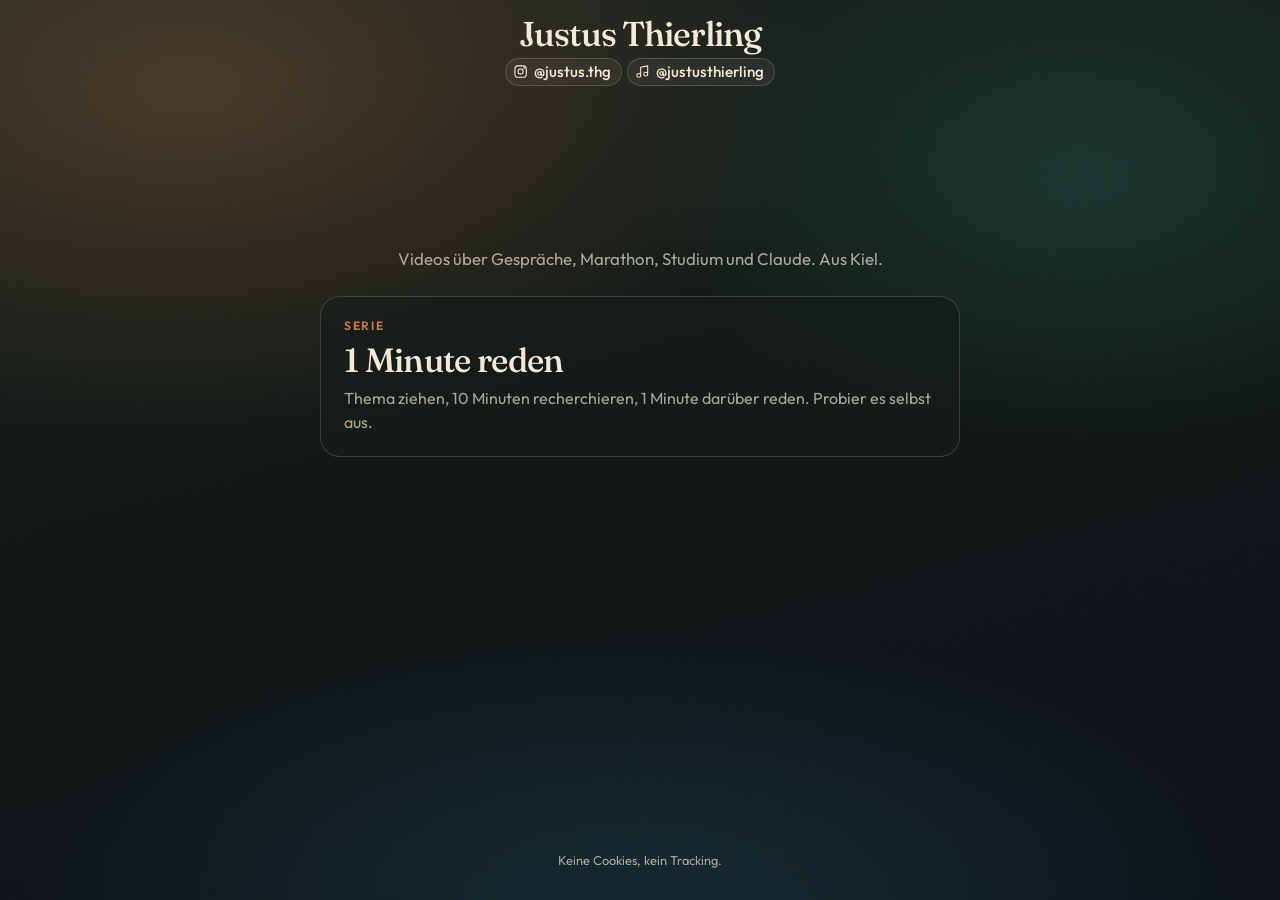
<file: index.html>
<!doctype html>
<html lang="de">
  <head>
    <meta charset="UTF-8" />
    <meta name="viewport" content="width=device-width, initial-scale=1.0, viewport-fit=cover" />
    <title>Justus Thierling</title>
    <meta name="description" content="Justus Thierling aus Kiel. Videos über Gespräche, Marathon, Studium und Claude." />
    <meta name="theme-color" content="#121816" />
    <meta name="color-scheme" content="dark" />
    <link rel="icon" href="assets/favicon.svg" type="image/svg+xml" />
    <link rel="preload" href="assets/fonts/fraunces-latin-opsz.woff2" as="font" type="font/woff2" crossorigin />
    <link rel="preload" href="assets/fonts/outfit-latin-wght.woff2" as="font" type="font/woff2" crossorigin />
    <link rel="stylesheet" href="assets/site.css" />
  </head>
  <body>
    <div class="atmosphere" aria-hidden="true"></div>
    <div class="page">
      <header class="brand">
        <h1 class="brand-mark">Justus Thierling</h1>
        <p class="brand-line">
          <a class="pill-link" href="https://www.instagram.com/justus.thg/" rel="noopener" target="_blank">
            <svg viewBox="0 0 24 24" aria-hidden="true"><rect x="3" y="3" width="18" height="18" rx="5" /><circle cx="12" cy="12" r="4" /><circle cx="17.5" cy="6.5" r="0.6" /></svg>
            @justus.thg
          </a>
          <a class="pill-link" href="https://www.tiktok.com/@justusthierling" rel="noopener" target="_blank">
            <svg viewBox="0 0 24 24" aria-hidden="true"><path d="M9 18V5l11-2v13" /><circle cx="6" cy="18" r="3" /><circle cx="17" cy="16" r="3" /></svg>
            @justusthierling
          </a>
        </p>
      </header>

      <main class="home">
        <p class="home-intro">Videos über Gespräche, Marathon, Studium und Claude. Aus Kiel.</p>
        <a class="card-link" href="zufallsthema/">
          <span class="card-eyebrow">Serie</span>
          <span class="card-title">1 Minute reden</span>
          <span class="card-text">Thema ziehen, 10 Minuten recherchieren, 1 Minute darüber reden. Probier es selbst aus.</span>
        </a>
      </main>

      <footer class="site-foot">Keine Cookies, kein Tracking.</footer>
    </div>
  </body>
</html>
</file>
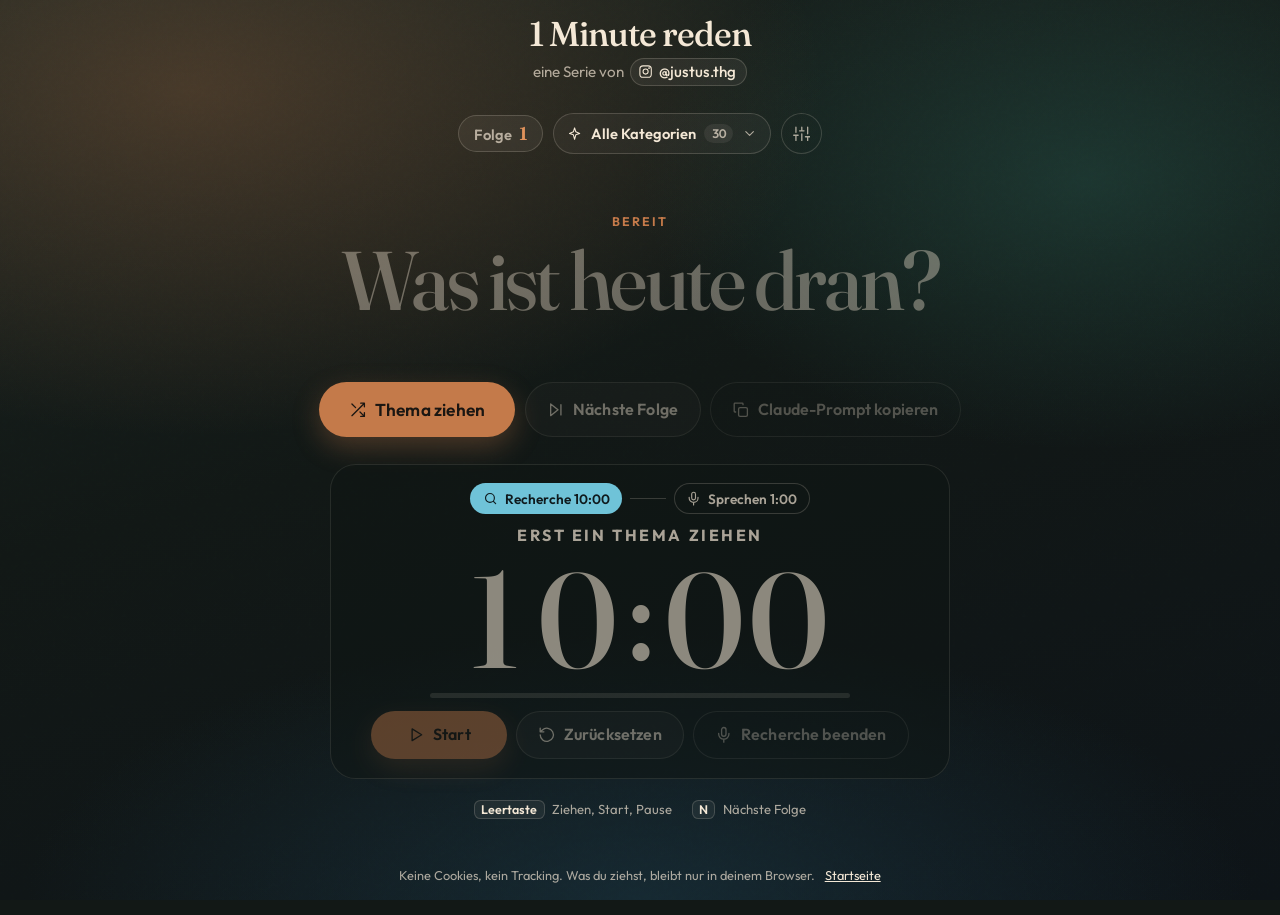
<file: zufallsthema/index.html>
<!doctype html>
<html lang="de">
  <head>
    <meta charset="UTF-8" />
    <meta name="viewport" content="width=device-width, initial-scale=1.0, viewport-fit=cover" />
    <title>1 Minute reden</title>
    <meta name="description" content="Thema ziehen, 10 Minuten recherchieren, 1 Minute darüber reden. Probier es selbst aus." />
    <meta name="theme-color" content="#121816" />
    <meta name="color-scheme" content="dark" />
    <link rel="icon" href="../assets/favicon.svg" type="image/svg+xml" />
    <link rel="preload" href="../assets/fonts/fraunces-latin-opsz.woff2" as="font" type="font/woff2" crossorigin />
    <link rel="preload" href="../assets/fonts/outfit-latin-wght.woff2" as="font" type="font/woff2" crossorigin />
    <link rel="stylesheet" href="../assets/site.css" />
    <link rel="stylesheet" href="zufallsthema.css" />
    <script src="app.js" defer></script>
  </head>
  <body>
    <div class="atmosphere" aria-hidden="true"></div>

    <div class="page">
      <header class="brand">
        <h1 class="brand-mark">1 Minute reden</h1>
        <p class="brand-line">
          eine Serie von
          <a class="pill-link" href="https://www.instagram.com/justus.thg/" rel="noopener" target="_blank">
            <svg viewBox="0 0 24 24" aria-hidden="true"><rect x="3" y="3" width="18" height="18" rx="5" /><circle cx="12" cy="12" r="4" /><circle cx="17.5" cy="6.5" r="0.6" /></svg>
            @justus.thg
          </a>
        </p>
      </header>

      <main class="stage">
        <div class="topbar">
          <p class="episode" aria-live="polite">Folge <span id="folge">1</span></p>

          <div class="filter" id="filter">
            <button class="filter-trigger" id="filter-knopf" type="button" aria-expanded="false" aria-controls="filter-menue">
              <svg viewBox="0 0 24 24" aria-hidden="true"><path d="M12 3l1.9 6.1L20 12l-6.1 1.9L12 21l-1.9-7.1L4 12l6.1-2.9z" /></svg>
              <span id="filter-text">Alle Kategorien</span>
              <span class="filter-count" id="topf-zahl" title="Themen im Topf"></span>
              <svg class="caret" viewBox="0 0 24 24" aria-hidden="true"><path d="M6 9l6 6 6-6" /></svg>
            </button>
            <div class="filter-menu" id="filter-menue" hidden>
              <fieldset class="filter-group">
                <legend class="filter-legend">Kategorien</legend>
                <div id="kategorien"></div>
              </fieldset>
              <label class="toggle">
                <input type="checkbox" id="mehr-menschen" />
                <span class="toggle-track" aria-hidden="true"></span>
                <span>Menschen &amp; Gespräche häufiger ziehen</span>
              </label>
            </div>
          </div>

          <button class="btn ghost icon small" id="einstellungen" type="button" aria-label="Einstellungen" title="Einstellungen">
            <svg viewBox="0 0 24 24" aria-hidden="true"><path d="M4 21v-7M4 10V3M12 21v-9M12 8V3M20 21v-5M20 12V3M1 14h6M9 8h6M17 16h6" /></svg>
          </button>
        </div>

        <section class="reel" id="reel" aria-labelledby="titel">
          <p class="reel-eyebrow" id="status">Bereit</p>
          <h2 class="reel-title is-placeholder" id="titel">Was ist heute dran?</h2>
          <div class="reel-meta" id="meta" hidden>
            <span class="tag" id="kategorie"></span>
            <span class="tag tag-check" id="pruefen" hidden>Anekdote prüfen</span>
          </div>
          <p class="reel-hint" id="hinweis" hidden></p>
          <p class="sr-only" id="ansage" aria-live="polite"></p>
        </section>

        <div class="actions">
          <button class="btn primary draw" id="ziehen" type="button">
            <svg class="icon-draw" viewBox="0 0 24 24" aria-hidden="true"><path d="M16 3h5v5M4 20L21 3M21 16v5h-5M15 15l6 6M4 4l5 5" /></svg>
            <svg class="icon-lock" viewBox="0 0 24 24" aria-hidden="true"><rect x="5" y="11" width="14" height="10" rx="2" /><path d="M8 11V7a4 4 0 0 1 8 0v4" /></svg>
            <span id="ziehen-text">Thema ziehen</span>
          </button>
          <button class="btn secondary" id="naechste" type="button">
            <svg viewBox="0 0 24 24" aria-hidden="true"><path d="M5 4l10 8-10 8zM19 5v14" /></svg>
            Nächste Folge
          </button>
          <button class="btn ghost" id="prompt" type="button" aria-label="Claude-Prompt kopieren">
            <svg viewBox="0 0 24 24" aria-hidden="true"><rect x="9" y="9" width="12" height="12" rx="2" /><path d="M5 15H4a1 1 0 0 1-1-1V4a1 1 0 0 1 1-1h10a1 1 0 0 1 1 1v1" /></svg>
            <span class="label-lang" aria-hidden="true">Claude-Prompt kopieren</span>
            <span class="label-kurz" aria-hidden="true">Prompt kopieren</span>
            <span class="label-fertig" aria-hidden="true">Kopiert</span>
          </button>
        </div>

        <div class="prompt-fallback" id="prompt-box" hidden>
          <label for="prompt-feld">Kopieren hat nicht geklappt. Hier markieren und selbst kopieren:</label>
          <textarea id="prompt-feld" rows="4" readonly></textarea>
        </div>

        <section class="timer" id="timer" data-phase="recherche" data-state="bereit" aria-label="Timer">
          <div class="phases">
            <span class="phase-chip" data-chip="recherche">
              <svg viewBox="0 0 24 24" aria-hidden="true"><circle cx="11" cy="11" r="7" /><path d="M20 20l-3.5-3.5" /></svg>
              Recherche 10:00
            </span>
            <span class="phase-link" aria-hidden="true"></span>
            <span class="phase-chip" data-chip="sprechen">
              <svg viewBox="0 0 24 24" aria-hidden="true"><rect x="9" y="2" width="6" height="12" rx="3" /><path d="M19 10v1a7 7 0 0 1-14 0v-1M12 18v4" /></svg>
              Sprechen 1:00
            </span>
          </div>

          <p class="timer-status" id="timer-status" aria-live="polite">Erst ein Thema ziehen</p>
          <div class="timer-digits" id="zeit" role="timer" aria-label="Restzeit">10:00</div>
          <div class="timer-bar" aria-hidden="true"><span id="balken"></span></div>

          <div class="timer-actions">
            <button class="btn primary" id="start" type="button">
              <svg class="icon-play" viewBox="0 0 24 24" aria-hidden="true"><path d="M7 4l13 8-13 8z" /></svg>
              <svg class="icon-pause" viewBox="0 0 24 24" aria-hidden="true"><path d="M8 5v14M16 5v14" /></svg>
              <span id="start-text">Start</span>
            </button>
            <button class="btn secondary" id="zuruecksetzen" type="button">
              <svg viewBox="0 0 24 24" aria-hidden="true"><path d="M3 12a9 9 0 1 0 3-6.7L3 8M3 3v5h5" /></svg>
              Zurücksetzen
            </button>
            <button class="btn ghost" id="ueberspringen" type="button">
              <svg viewBox="0 0 24 24" aria-hidden="true"><rect x="9" y="2" width="6" height="12" rx="3" /><path d="M19 10v1a7 7 0 0 1-14 0v-1M12 18v4" /></svg>
              Recherche beenden
            </button>
          </div>
        </section>

        <p class="shortcuts">
          <span><kbd>Leertaste</kbd> Ziehen, Start, Pause</span>
          <span><kbd>N</kbd> Nächste Folge</span>
        </p>
      </main>

      <footer class="site-foot">
        Keine Cookies, kein Tracking. Was du ziehst, bleibt nur in deinem Browser.
        <a href="../">Startseite</a>
      </footer>
    </div>

    <dialog class="panel" id="panel" aria-labelledby="panel-titel">
      <div class="panel-inner">
        <div class="panel-head">
          <h2 class="panel-title" id="panel-titel">Einstellungen</h2>
          <p class="panel-blurb">Alles hier wird nur in diesem Browser gespeichert.</p>
        </div>

        <section class="panel-section">
          <label class="panel-label" for="eigene">Eigene Themen</label>
          <p class="panel-hint">Ein Thema pro Zeile: Titel | Kategorie | Such-Hinweis. Kategorie und Hinweis sind freiwillig.</p>
          <textarea id="eigene" rows="5" spellcheck="false" placeholder="Der Halo-Effekt | Menschen &amp; Gespräche | Thorndike 1920, erster Eindruck&#10;Warum Gähnen ansteckt"></textarea>
          <p class="panel-hint" id="eigene-info" aria-live="polite">Noch keine eigenen Themen.</p>
        </section>

        <section class="panel-section">
          <label class="toggle">
            <input type="checkbox" id="toene" />
            <span class="toggle-track" aria-hidden="true"></span>
            <span>Töne abspielen</span>
          </label>
        </section>

        <section class="panel-section">
          <span class="panel-label">Fortschritt</span>
          <p class="panel-hint" id="fortschritt"></p>
          <button class="btn ghost danger" id="reset-alles" type="button">Alles zurücksetzen</button>
          <div class="confirm" id="reset-frage" hidden>
            <p>Wirklich alles zurücksetzen? Gezogene Themen und Folgen-Nummer werden gelöscht. Deine eigenen Themen bleiben.</p>
            <div class="confirm-actions">
              <button class="btn primary danger-solid" id="reset-ja" type="button">Ja, zurücksetzen</button>
              <button class="btn secondary" id="reset-nein" type="button">Abbrechen</button>
            </div>
          </div>
        </section>

        <p class="panel-hint panel-warn" id="speicher-warnung" hidden>Speichern geht in diesem Browser gerade nicht. Die Seite funktioniert trotzdem, vergisst aber alles beim Neuladen.</p>

        <div class="panel-foot">
          <button class="btn primary" id="panel-fertig" type="button">Fertig</button>
        </div>
      </div>
    </dialog>

    <div class="toast" id="toast" role="status" aria-live="polite"></div>
  </body>
</html>
</file>
<file: assets/site.css>
/*
  Gemeinsames Design der Website.
  Schriften liegen im Repo (assets/fonts), es gibt keine Anfrage an Google Fonts oder andere Server.
*/

@font-face {
  font-family: "Fraunces";
  font-style: normal;
  font-weight: 100 900;
  font-display: swap;
  src: url("fonts/fraunces-latin-opsz.woff2") format("woff2-variations"),
       url("fonts/fraunces-latin-opsz.woff2") format("woff2");
}

@font-face {
  font-family: "Outfit";
  font-style: normal;
  font-weight: 100 900;
  font-display: swap;
  src: url("fonts/outfit-latin-wght.woff2") format("woff2-variations"),
       url("fonts/outfit-latin-wght.woff2") format("woff2");
}

:root {
  --font-display: "Fraunces", "Iowan Old Style", Georgia, serif;
  --font-body: "Outfit", "Avenir Next", "Segoe UI", system-ui, sans-serif;

  --bg: #121816;
  --panel: #161c1a;
  --ink: #f4e8d6;
  --muted: rgba(244, 232, 214, 0.68);
  --soft: rgba(244, 232, 214, 0.06);
  --line: rgba(244, 232, 214, 0.18);
  --accent: #c47a4a;
  --accent-bright: #e0925c;
  --on-accent: #1a1612;
  --research: #6fc3d8;

  --ease-out: cubic-bezier(0.22, 1, 0.36, 1);

  color-scheme: dark;
  color: var(--ink);
  font-family: var(--font-body);
  font-synthesis: none;
  text-rendering: optimizeLegibility;
  -webkit-font-smoothing: antialiased;
  -moz-osx-font-smoothing: grayscale;
}

*,
*::before,
*::after {
  box-sizing: border-box;
}

html,
body {
  min-height: 100%;
  margin: 0;
}

body {
  background: var(--bg);
  overflow-x: hidden;
}

* {
  scrollbar-width: thin;
  scrollbar-color: rgba(244, 232, 214, 0.22) var(--bg);
}

button,
input,
textarea {
  font: inherit;
  color: inherit;
}

a {
  color: inherit;
}

[hidden] {
  display: none !important;
}

.sr-only {
  position: absolute;
  width: 1px;
  height: 1px;
  padding: 0;
  margin: -1px;
  overflow: hidden;
  clip: rect(0, 0, 0, 0);
  white-space: nowrap;
  border: 0;
}

/* Hintergrund: weiche Farbflecken plus leichtes Korn */
.atmosphere {
  position: fixed;
  inset: 0;
  z-index: -1;
  background:
    radial-gradient(90% 70% at 15% 10%, rgba(196, 122, 74, 0.28), transparent 55%),
    radial-gradient(70% 60% at 85% 20%, rgba(46, 107, 94, 0.35), transparent 50%),
    radial-gradient(80% 50% at 50% 100%, rgba(28, 58, 72, 0.55), transparent 60%),
    linear-gradient(165deg, #1a2420 0%, #121816 45%, #0e1418 100%);
  transition: background 0.8s ease;
}

.atmosphere::after {
  content: "";
  position: absolute;
  inset: 0;
  opacity: 0.45;
  pointer-events: none;
  mix-blend-mode: soft-light;
  background-image: url("data:image/svg+xml,%3Csvg viewBox='0 0 256 256' xmlns='http://www.w3.org/2000/svg'%3E%3Cfilter id='n'%3E%3CfeTurbulence type='fractalNoise' baseFrequency='0.85' numOctaves='4' stitchTiles='stitch'/%3E%3C/filter%3E%3Crect width='100%25' height='100%25' filter='url(%23n)' opacity='0.06'/%3E%3C/svg%3E");
}

.page {
  min-height: 100svh;
  display: flex;
  flex-direction: column;
  align-items: center;
  padding:
    max(1rem, env(safe-area-inset-top, 0px))
    max(1rem, env(safe-area-inset-right, 0px))
    max(2rem, env(safe-area-inset-bottom, 0px))
    max(1rem, env(safe-area-inset-left, 0px));
}

/* Kopfzeile mit Name und Social-Links */
.brand {
  text-align: center;
  animation: rise 0.9s var(--ease-out) both;
}

.brand-mark {
  margin: 0;
  font-family: var(--font-display);
  font-size: clamp(1.65rem, 4.5vw, 2.15rem);
  font-weight: 500;
  letter-spacing: -0.03em;
  line-height: 1.05;
}

.brand-mark a {
  text-decoration: none;
}

.brand-line {
  margin: 0.35rem 0 0;
  display: flex;
  flex-wrap: wrap;
  justify-content: center;
  align-items: center;
  gap: 0.35rem;
  font-size: clamp(0.82rem, 1.6vw, 0.95rem);
  color: var(--muted);
}

.pill-link {
  display: inline-flex;
  align-items: center;
  gap: 0.35rem;
  padding: 0.28rem 0.7rem 0.28rem 0.5rem;
  border-radius: 999px;
  background: var(--soft);
  box-shadow: inset 0 0 0 1px var(--line);
  color: var(--ink);
  font-weight: 500;
  text-decoration: none;
  transition: background 0.2s, box-shadow 0.2s;
}

.pill-link:hover {
  background: rgba(196, 122, 74, 0.14);
  box-shadow: inset 0 0 0 1px rgba(196, 122, 74, 0.55);
}

.pill-link:focus-visible {
  outline: 2px solid var(--accent-bright);
  outline-offset: 3px;
}

.pill-link svg {
  width: 0.95rem;
  height: 0.95rem;
  flex-shrink: 0;
  fill: none;
  stroke: currentColor;
  stroke-width: 1.7;
  stroke-linecap: round;
  stroke-linejoin: round;
}

/* Buttons */
.btn {
  appearance: none;
  display: inline-flex;
  align-items: center;
  justify-content: center;
  gap: 0.5rem;
  min-height: 3rem;
  padding: 0.8rem 1.4rem;
  border: none;
  border-radius: 999px;
  font-family: var(--font-body);
  font-size: 1rem;
  font-weight: 600;
  letter-spacing: 0.01em;
  line-height: 1.1;
  text-decoration: none;
  white-space: nowrap;
  cursor: pointer;
  transition: background 0.2s, color 0.2s, box-shadow 0.2s, transform 0.15s, opacity 0.2s;
  -webkit-tap-highlight-color: transparent;
}

.btn:focus-visible {
  outline: 2px solid var(--accent-bright);
  outline-offset: 3px;
}

.btn:not(:disabled):active {
  transform: scale(0.97);
}

.btn:disabled {
  cursor: not-allowed;
  opacity: 0.42;
}

.btn svg {
  width: 1.1rem;
  height: 1.1rem;
  flex-shrink: 0;
  fill: none;
  stroke: currentColor;
  stroke-width: 1.8;
  stroke-linecap: round;
  stroke-linejoin: round;
}

.btn.primary {
  background: var(--accent);
  color: var(--on-accent);
  box-shadow: 0 10px 28px rgba(196, 122, 74, 0.32);
}

.btn.primary:not(:disabled):hover {
  background: var(--accent-bright);
}

.btn.secondary {
  background: var(--soft);
  color: var(--ink);
  box-shadow: inset 0 0 0 1px var(--line);
}

.btn.secondary:not(:disabled):hover {
  background: rgba(196, 122, 74, 0.12);
  box-shadow: inset 0 0 0 1px rgba(196, 122, 74, 0.6);
}

.btn.ghost {
  background: transparent;
  color: var(--muted);
  box-shadow: inset 0 0 0 1px var(--line);
}

.btn.ghost:not(:disabled):hover {
  color: var(--ink);
  box-shadow: inset 0 0 0 1px rgba(244, 232, 214, 0.4);
}

.btn.icon {
  width: 3rem;
  padding: 0;
}

/* Startseite */
.home {
  width: min(640px, 100%);
  margin-top: clamp(4rem, 18vh, 10rem);
  display: flex;
  flex-direction: column;
  gap: 1.5rem;
  animation: rise 1s var(--ease-out) 0.12s both;
}

.home-intro {
  margin: 0;
  text-align: center;
  color: var(--muted);
  font-size: 1.05rem;
  line-height: 1.55;
}

.card-link {
  display: block;
  padding: 1.4rem 1.5rem;
  border-radius: 1.25rem;
  background: rgba(22, 28, 26, 0.72);
  box-shadow: inset 0 0 0 1px var(--line);
  text-decoration: none;
  transition: box-shadow 0.2s, transform 0.2s var(--ease-out);
}

.card-link:hover {
  box-shadow: inset 0 0 0 1px rgba(196, 122, 74, 0.7);
  transform: translateY(-2px);
}

.card-link:focus-visible {
  outline: 2px solid var(--accent-bright);
  outline-offset: 3px;
}

.card-eyebrow {
  display: block;
  font-size: 0.75rem;
  font-weight: 650;
  letter-spacing: 0.14em;
  text-transform: uppercase;
  color: var(--accent);
}

.card-title {
  display: block;
  margin-top: 0.35rem;
  font-family: var(--font-display);
  font-size: clamp(1.6rem, 5vw, 2.1rem);
  font-weight: 500;
  letter-spacing: -0.02em;
}

.card-text {
  display: block;
  margin-top: 0.35rem;
  color: var(--muted);
  line-height: 1.5;
}

.site-foot {
  margin-top: auto;
  padding-top: 3rem;
  font-size: 0.8rem;
  color: var(--muted);
  text-align: center;
}

@keyframes rise {
  from {
    opacity: 0;
    transform: translateY(14px);
  }
  to {
    opacity: 1;
    transform: none;
  }
}

@media (prefers-reduced-motion: reduce) {
  *,
  *::before,
  *::after {
    animation-duration: 0.01ms !important;
    animation-iteration-count: 1 !important;
    transition-duration: 0.01ms !important;
  }
}
</file>
<file: zufallsthema/zufallsthema.css>
/* 1 Minute reden: Seiten-Styles. Basis (Farben, Schriften, Buttons) kommt aus ../assets/site.css */

/* Wärmerer Hintergrund, solange gesprochen wird */
.atmosphere::before {
  content: "";
  position: absolute;
  inset: 0;
  opacity: 0;
  background:
    radial-gradient(80% 60% at 50% 55%, rgba(196, 122, 74, 0.22), transparent 65%),
    radial-gradient(60% 50% at 20% 0%, rgba(224, 146, 92, 0.18), transparent 60%);
  transition: opacity 0.9s ease;
}

body.is-sprechen .atmosphere::before {
  opacity: 1;
}

.stage {
  width: min(760px, 100%);
  margin-top: clamp(0.9rem, 3vh, 2.5rem);
  display: flex;
  flex-direction: column;
  align-items: center;
  gap: clamp(0.8rem, 2vh, 1.4rem);
  text-align: center;
  animation: rise 1s var(--ease-out) 0.12s both;
}

/* Kopfzeile der Bühne: Folge und Filter */
.topbar {
  display: flex;
  flex-wrap: wrap;
  justify-content: center;
  align-items: center;
  gap: 0.6rem;
}

.episode {
  margin: 0;
  display: inline-flex;
  align-items: baseline;
  gap: 0.4rem;
  padding: 0.45rem 1rem;
  border-radius: 999px;
  background: var(--soft);
  box-shadow: inset 0 0 0 1px var(--line);
  font-size: 0.92rem;
  font-weight: 600;
  letter-spacing: 0.01em;
  color: var(--muted);
}

.episode span {
  font-family: var(--font-display);
  font-size: 1.15rem;
  font-weight: 600;
  letter-spacing: -0.02em;
  color: var(--accent-bright);
  font-variant-numeric: tabular-nums;
}

.filter {
  position: relative;
  z-index: 6;
}

.filter-trigger {
  appearance: none;
  display: inline-flex;
  align-items: center;
  gap: 0.55rem;
  min-height: 2.6rem;
  padding: 0.5rem 0.9rem 0.5rem 0.85rem;
  border: none;
  border-radius: 999px;
  background: rgba(244, 232, 214, 0.04);
  box-shadow: inset 0 0 0 1px var(--line);
  font-size: 0.92rem;
  font-weight: 600;
  cursor: pointer;
  transition: background 0.2s, box-shadow 0.2s;
}

.filter-trigger:hover,
.filter.is-open .filter-trigger {
  background: rgba(196, 122, 74, 0.1);
  box-shadow: inset 0 0 0 1px rgba(196, 122, 74, 0.55);
}

.filter-trigger:focus-visible {
  outline: 2px solid var(--accent-bright);
  outline-offset: 2px;
}

.filter-trigger svg {
  width: 0.95rem;
  height: 0.95rem;
  fill: none;
  stroke: currentColor;
  stroke-width: 1.7;
  stroke-linecap: round;
  stroke-linejoin: round;
}

.filter-count {
  min-width: 1.6rem;
  padding: 0.1rem 0.45rem;
  border-radius: 999px;
  background: rgba(244, 232, 214, 0.08);
  font-size: 0.78rem;
  font-weight: 600;
  color: var(--muted);
  font-variant-numeric: tabular-nums;
}

.filter-count:empty {
  display: none;
}

.btn.icon.small {
  width: 2.6rem;
  min-height: 2.6rem;
  height: 2.6rem;
}

.filter-trigger .caret {
  color: var(--muted);
  transition: transform 0.25s var(--ease-out);
}

.filter.is-open .caret {
  transform: rotate(180deg);
}

.filter-menu {
  position: absolute;
  top: calc(100% + 0.5rem);
  left: 50%;
  width: min(340px, calc(100vw - 2rem));
  transform: translateX(-50%);
  padding: 0.9rem;
  border-radius: 1.1rem;
  background: var(--panel);
  box-shadow: inset 0 0 0 1px rgba(244, 232, 214, 0.12), 0 24px 60px rgba(0, 0, 0, 0.55);
  text-align: left;
  animation: menu-in 0.25s var(--ease-out) both;
}

.filter-group {
  margin: 0;
  padding: 0;
  border: none;
}

.filter-legend,
.panel-label {
  display: block;
  margin-bottom: 0.45rem;
  font-size: 0.72rem;
  font-weight: 650;
  letter-spacing: 0.14em;
  text-transform: uppercase;
  color: var(--accent);
}

.check {
  display: flex;
  align-items: center;
  gap: 0.65rem;
  padding: 0.5rem 0.55rem;
  border-radius: 0.7rem;
  font-size: 0.95rem;
  cursor: pointer;
  transition: background 0.15s;
}

.check:hover {
  background: rgba(244, 232, 214, 0.05);
}

.check input {
  width: 1.05rem;
  height: 1.05rem;
  margin: 0;
  flex-shrink: 0;
  accent-color: var(--accent);
  cursor: pointer;
}

.check-name {
  flex: 1;
}

.check-count {
  font-size: 0.8rem;
  color: var(--muted);
  font-variant-numeric: tabular-nums;
}

.filter-menu .toggle {
  margin-top: 0.6rem;
  padding-top: 0.8rem;
  border-top: 1px solid rgba(244, 232, 214, 0.1);
}

/* Schalter (Checkbox im Look eines Toggles) */
.toggle {
  position: relative;
  display: flex;
  align-items: center;
  gap: 0.7rem;
  font-size: 0.95rem;
  line-height: 1.35;
  cursor: pointer;
}

.toggle input {
  position: absolute;
  opacity: 0;
  width: 1px;
  height: 1px;
}

.toggle-track {
  position: relative;
  flex-shrink: 0;
  width: 2.4rem;
  height: 1.4rem;
  border-radius: 999px;
  background: rgba(244, 232, 214, 0.14);
  transition: background 0.2s;
}

.toggle-track::after {
  content: "";
  position: absolute;
  top: 0.2rem;
  left: 0.2rem;
  width: 1rem;
  height: 1rem;
  border-radius: 50%;
  background: var(--ink);
  transition: transform 0.25s var(--ease-out);
}

.toggle input:checked + .toggle-track {
  background: var(--accent);
}

.toggle input:checked + .toggle-track::after {
  transform: translateX(1rem);
}

.toggle input:focus-visible + .toggle-track {
  outline: 2px solid var(--accent-bright);
  outline-offset: 2px;
}

/* Das gezogene Thema */
.reel {
  width: 100%;
  min-height: clamp(9rem, 22vh, 12rem);
  display: flex;
  flex-direction: column;
  align-items: center;
  justify-content: center;
  gap: 0.55rem;
  padding: 0 0.25rem;
}

.reel-eyebrow {
  margin: 0;
  font-size: 0.78rem;
  font-weight: 650;
  letter-spacing: 0.16em;
  text-transform: uppercase;
  color: var(--accent);
}

.reel-title {
  margin: 0;
  max-width: 17ch;
  font-family: var(--font-display);
  font-size: clamp(2.6rem, min(8.5vw, 10vh), 5.2rem);
  font-weight: 500;
  letter-spacing: -0.035em;
  line-height: 1.02;
  text-wrap: balance;
  overflow-wrap: break-word;
  hyphens: auto;
}

.reel-title.is-long {
  max-width: 20ch;
  font-size: clamp(2.15rem, min(6.6vw, 7.6vh), 4.1rem);
}

.reel-title.is-xlong {
  max-width: 22ch;
  font-size: clamp(1.85rem, min(5.4vw, 6.4vh), 3.3rem);
}

.reel-title.is-placeholder {
  color: rgba(244, 232, 214, 0.38);
}

/* Beim Durchlaufen immer einzeilig, damit darunter nichts hüpft */
.reel-title.is-spinning {
  max-width: 100%;
  font-size: clamp(2.15rem, min(6.6vw, 7.6vh), 4.1rem);
  white-space: nowrap;
  overflow: hidden;
  text-overflow: ellipsis;
  color: rgba(244, 232, 214, 0.55);
  animation: tick 0.12s ease-out both;
}

.reel-title.is-landed {
  animation: topic-in 0.6s var(--ease-out) both;
}

.reel-meta {
  display: flex;
  flex-wrap: wrap;
  justify-content: center;
  gap: 0.45rem;
  margin-top: 0.3rem;
}

.reel-meta[hidden],
.reel-hint[hidden] {
  display: none;
}

.tag {
  display: inline-flex;
  align-items: center;
  padding: 0.32rem 0.8rem;
  border-radius: 999px;
  background: rgba(196, 122, 74, 0.16);
  box-shadow: inset 0 0 0 1px rgba(196, 122, 74, 0.45);
  font-size: 0.88rem;
  font-weight: 600;
  color: var(--ink);
}

.tag-check {
  background: rgba(244, 232, 214, 0.05);
  box-shadow: inset 0 0 0 1px var(--line);
  color: var(--muted);
}

.reel-hint {
  margin: 0;
  max-width: 46ch;
  font-size: clamp(0.98rem, 2.2vw, 1.12rem);
  line-height: 1.45;
  color: var(--muted);
}

.reel-hint strong {
  font-weight: 600;
  color: var(--ink);
}

.reel-meta:not([hidden]),
.reel-hint:not([hidden]) {
  animation: rise 0.5s var(--ease-out) 0.15s both;
}

/* Buttons unter dem Thema */
.actions {
  display: flex;
  flex-wrap: wrap;
  justify-content: center;
  gap: 0.6rem;
}

.btn.draw {
  min-height: 3.4rem;
  padding-inline: 1.9rem;
  font-size: 1.08rem;
}

.btn.draw .icon-lock,
.btn.draw.is-locked .icon-draw {
  display: none;
}

.btn.draw.is-locked .icon-lock {
  display: block;
}

#prompt .label-kurz,
#prompt .label-fertig,
#prompt.is-done .label-lang {
  display: none;
}

#prompt.is-done .label-fertig {
  display: inline;
}

.prompt-fallback {
  width: min(560px, 100%);
  text-align: left;
  font-size: 0.85rem;
  color: var(--muted);
}

.prompt-fallback textarea {
  display: block;
  width: 100%;
  margin-top: 0.4rem;
}

/* Timer */
.timer {
  width: min(620px, 100%);
  display: flex;
  flex-direction: column;
  align-items: center;
  gap: clamp(0.45rem, 1.1vh, 0.75rem);
  margin-top: clamp(0.25rem, 1vh, 0.75rem);
  padding: clamp(0.95rem, 2.2vh, 1.5rem) clamp(1rem, 4vw, 2rem);
  border-radius: 1.6rem;
  background: rgba(16, 22, 20, 0.55);
  box-shadow: inset 0 0 0 1px rgba(244, 232, 214, 0.1);
  transition: box-shadow 0.5s ease, background 0.5s ease;
}

.timer[data-phase="recherche"][data-state="laeuft"] {
  box-shadow: inset 0 0 0 1px rgba(111, 195, 216, 0.4);
}

.timer[data-phase="sprechen"] {
  background: rgba(30, 22, 17, 0.6);
  box-shadow: inset 0 0 0 1px rgba(196, 122, 74, 0.55), 0 0 60px rgba(196, 122, 74, 0.12);
}

.phases {
  display: flex;
  align-items: center;
  gap: 0.5rem;
}

.phase-chip {
  display: inline-flex;
  align-items: center;
  gap: 0.4rem;
  padding: 0.38rem 0.8rem;
  border-radius: 999px;
  font-size: 0.85rem;
  font-weight: 600;
  white-space: nowrap;
  color: var(--muted);
  box-shadow: inset 0 0 0 1px var(--line);
  transition: background 0.3s, color 0.3s, box-shadow 0.3s;
}

.phase-chip svg {
  width: 0.95rem;
  height: 0.95rem;
  fill: none;
  stroke: currentColor;
  stroke-width: 1.8;
  stroke-linecap: round;
  stroke-linejoin: round;
}

.phase-link {
  width: clamp(1rem, 4vw, 2.2rem);
  height: 1px;
  background: var(--line);
}

.timer[data-phase="recherche"] [data-chip="recherche"] {
  color: #0f1a1d;
  background: var(--research);
  box-shadow: none;
}

.timer[data-phase="sprechen"] [data-chip="sprechen"] {
  color: var(--on-accent);
  background: var(--accent-bright);
  box-shadow: none;
}

.timer[data-phase="sprechen"] [data-chip="recherche"],
.timer[data-phase="fertig"] .phase-chip {
  color: rgba(244, 232, 214, 0.5);
  text-decoration: line-through;
  text-decoration-thickness: 1px;
}

.timer-status {
  margin: 0.1rem 0 0;
  font-size: clamp(0.85rem, 2vw, 1rem);
  font-weight: 700;
  letter-spacing: 0.16em;
  text-transform: uppercase;
  color: var(--muted);
}

.timer[data-phase="recherche"][data-state="laeuft"] .timer-status {
  color: var(--research);
}

.timer[data-phase="sprechen"] .timer-status {
  color: var(--accent-bright);
}

.timer[data-phase="sprechen"][data-state="laeuft"] .timer-status {
  padding: 0.35rem 1rem;
  border-radius: 999px;
  color: var(--on-accent);
  background: var(--accent-bright);
  letter-spacing: 0.14em;
}

.timer[data-phase="fertig"] .timer-status {
  color: var(--ink);
}

.timer-digits {
  display: flex;
  justify-content: center;
  font-family: var(--font-display);
  font-size: clamp(4.5rem, min(23vw, 15vh), 9rem);
  font-weight: 500;
  letter-spacing: -0.02em;
  line-height: 0.95;
  color: var(--ink);
  transition: color 0.4s ease;
}

/* Jede Ziffer bekommt eine feste Breite, damit nichts springt */
.timer-digits .d {
  display: inline-block;
  width: 0.62em;
  text-align: center;
}

.timer-digits .c {
  display: inline-block;
  width: 0.32em;
  text-align: center;
  transform: translateY(-0.06em);
}

.timer[data-state="bereit"] .timer-digits,
.timer[data-state="gesperrt"] .timer-digits,
.timer[data-state="pause"] .timer-digits {
  color: rgba(244, 232, 214, 0.55);
}

.timer[data-phase="sprechen"][data-state="laeuft"] .timer-digits {
  color: var(--accent-bright);
}

.timer[data-phase="fertig"] .timer-digits {
  color: var(--accent-bright);
  animation: pulse-done 1.2s ease-in-out 2;
}

.timer-bar {
  width: min(420px, 100%);
  height: 0.3rem;
  border-radius: 999px;
  background: rgba(244, 232, 214, 0.1);
  overflow: hidden;
}

.timer-bar span {
  display: block;
  height: 100%;
  width: 100%;
  border-radius: inherit;
  background: var(--research);
  transform-origin: left center;
  transform: scaleX(0);
  transition: transform 0.25s linear, background 0.4s ease;
}

.timer[data-phase="sprechen"] .timer-bar span,
.timer[data-phase="fertig"] .timer-bar span {
  background: var(--accent-bright);
}

.timer-actions {
  display: flex;
  flex-wrap: wrap;
  justify-content: center;
  gap: 0.55rem;
  margin-top: 0.2rem;
}

.timer-actions .btn {
  min-width: 8.5rem;
}

#start .icon-pause,
#start.is-running .icon-play {
  display: none;
}

#start.is-running .icon-pause {
  display: block;
}

#ueberspringen[hidden] {
  display: none;
}

.shortcuts {
  margin: 0.2rem 0 0;
  display: flex;
  flex-wrap: wrap;
  justify-content: center;
  gap: 0.5rem 1.2rem;
  font-size: 0.82rem;
  color: var(--muted);
}

kbd {
  display: inline-block;
  margin-right: 0.3rem;
  padding: 0.12rem 0.45rem;
  border-radius: 0.4rem;
  background: rgba(244, 232, 214, 0.06);
  box-shadow: inset 0 0 0 1px var(--line);
  font-family: var(--font-body);
  font-size: 0.78rem;
  font-weight: 600;
  color: var(--ink);
}

.site-foot a {
  margin-left: 0.4rem;
  color: var(--ink);
}

/* Einstellungen */
.panel {
  width: min(460px, calc(100vw - 2rem));
  max-height: calc(100svh - 2rem);
  padding: 0;
  border: none;
  border-radius: 1.25rem;
  background: var(--panel);
  color: var(--ink);
  box-shadow: inset 0 0 0 1px rgba(244, 232, 214, 0.12), 0 24px 60px rgba(0, 0, 0, 0.55);
  overflow: auto;
}

.panel[open] {
  animation: rise 0.35s var(--ease-out) both;
}

.panel::backdrop {
  background:
    radial-gradient(70% 55% at 50% 45%, rgba(196, 122, 74, 0.1), transparent 60%),
    rgba(10, 14, 13, 0.6);
  backdrop-filter: blur(3px);
  -webkit-backdrop-filter: blur(3px);
}

.panel-inner {
  padding: 1.35rem 1.4rem 1.25rem;
  text-align: left;
}

.panel-head {
  margin-bottom: 1rem;
}

.panel-title {
  margin: 0;
  font-family: var(--font-display);
  font-size: 1.55rem;
  font-weight: 500;
  letter-spacing: -0.03em;
}

.panel-blurb,
.panel-hint {
  margin: 0.35rem 0 0;
  font-size: 0.85rem;
  line-height: 1.45;
  color: var(--muted);
}

.panel-section {
  padding: 1rem 0;
  border-top: 1px solid rgba(244, 232, 214, 0.1);
}

.panel-section .btn {
  margin-top: 0.75rem;
}

textarea {
  width: 100%;
  margin-top: 0.6rem;
  padding: 0.75rem 0.85rem;
  border: none;
  border-radius: 0.8rem;
  background: rgba(244, 232, 214, 0.04);
  box-shadow: inset 0 0 0 1px var(--line);
  font-family: var(--font-body);
  font-size: 0.92rem;
  line-height: 1.5;
  resize: vertical;
}

textarea::placeholder {
  color: rgba(244, 232, 214, 0.35);
}

textarea:focus {
  outline: none;
  box-shadow: inset 0 0 0 1px rgba(196, 122, 74, 0.8);
}

.btn.danger {
  color: #f0a58a;
  box-shadow: inset 0 0 0 1px rgba(240, 165, 138, 0.35);
}

.btn.danger:not(:disabled):hover {
  color: #ffc0a8;
  box-shadow: inset 0 0 0 1px rgba(240, 165, 138, 0.7);
}

.btn.danger-solid {
  background: #d9694a;
  box-shadow: none;
}

.btn.danger-solid:not(:disabled):hover {
  background: #e67b5c;
}

.confirm {
  margin-top: 0.75rem;
  padding: 0.9rem;
  border-radius: 0.9rem;
  background: rgba(217, 105, 74, 0.1);
  box-shadow: inset 0 0 0 1px rgba(217, 105, 74, 0.4);
  font-size: 0.9rem;
  line-height: 1.45;
}

.confirm p {
  margin: 0;
}

.confirm-actions {
  display: flex;
  flex-wrap: wrap;
  gap: 0.5rem;
}

.panel-warn {
  margin-bottom: 0.75rem;
  color: #f0a58a;
}

.panel-foot {
  display: flex;
  justify-content: flex-end;
  padding-top: 0.5rem;
}

/* Kurze Rückmeldung unten */
.toast {
  position: fixed;
  left: 50%;
  bottom: max(1.25rem, env(safe-area-inset-bottom, 0px));
  z-index: 50;
  max-width: calc(100vw - 2rem);
  padding: 0.65rem 1.1rem;
  border-radius: 999px;
  background: #1f2724;
  box-shadow: inset 0 0 0 1px rgba(244, 232, 214, 0.16), 0 14px 40px rgba(0, 0, 0, 0.5);
  font-size: 0.92rem;
  font-weight: 500;
  opacity: 0;
  pointer-events: none;
  transform: translate(-50%, 0.75rem);
  transition: opacity 0.25s ease, transform 0.35s var(--ease-out);
}

.toast.is-visible {
  opacity: 1;
  transform: translate(-50%, 0);
}

/* Handy */
@media (max-width: 560px) {
  .topbar {
    gap: 0.45rem;
  }

  .episode {
    padding-inline: 0.85rem;
  }

  .filter-trigger > svg:first-child,
  .filter-count {
    display: none;
  }

  .actions {
    width: 100%;
  }

  .actions .btn.draw {
    flex: 1 1 100%;
  }

  .actions .btn.secondary,
  .actions #prompt {
    flex: 1 1 0;
    min-width: 0;
    padding-inline: 0.9rem;
    font-size: 0.95rem;
  }

  #prompt .label-lang {
    display: none;
  }

  #prompt:not(.is-done) .label-kurz {
    display: inline;
  }

  .timer-actions .btn {
    min-width: 0;
    flex: 1 1 auto;
  }

  .phase-chip {
    padding: 0.34rem 0.65rem;
    font-size: 0.8rem;
  }

  .shortcuts {
    display: none;
  }
}

/* Niedrige Laptop-Bildschirme: Kopfzeile in eine Reihe, damit Thema und Timer ganz sichtbar bleiben */
@media (max-height: 760px) and (min-width: 700px) {
  .brand {
    display: flex;
    flex-wrap: wrap;
    justify-content: center;
    align-items: center;
    gap: 0.4rem 0.9rem;
  }

  .brand-line {
    margin: 0;
  }
}

@keyframes tick {
  from {
    opacity: 0.35;
    transform: translateY(-0.18em);
    filter: blur(1.5px);
  }
  to {
    opacity: 1;
    transform: none;
    filter: none;
  }
}

@keyframes topic-in {
  0% {
    opacity: 0.4;
    transform: scale(0.94);
    filter: blur(2px);
  }
  60% {
    transform: scale(1.02);
    filter: none;
  }
  100% {
    opacity: 1;
    transform: none;
  }
}

@keyframes pulse-done {
  0%,
  100% {
    opacity: 1;
  }
  50% {
    opacity: 0.35;
  }
}

@keyframes menu-in {
  from {
    opacity: 0;
    transform: translate(-50%, -6px);
  }
  to {
    opacity: 1;
    transform: translate(-50%, 0);
  }
}
</file>
